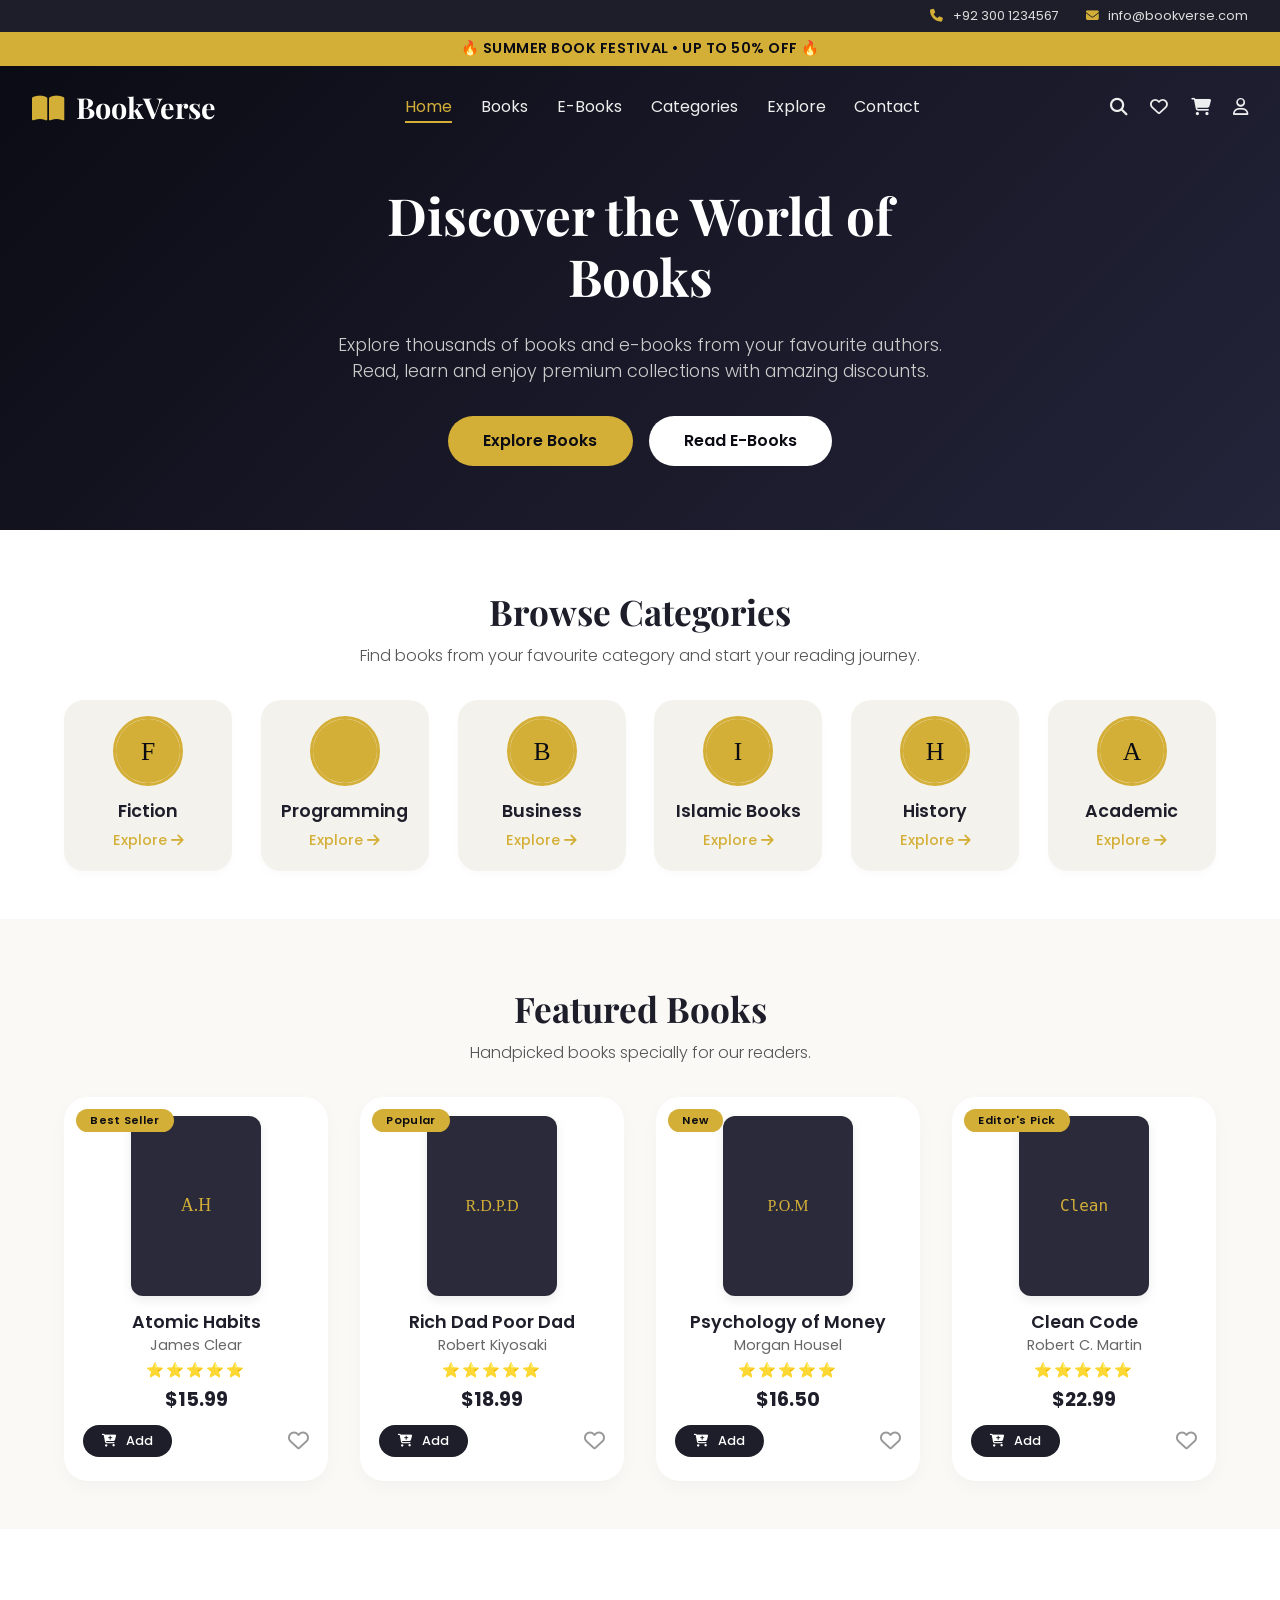
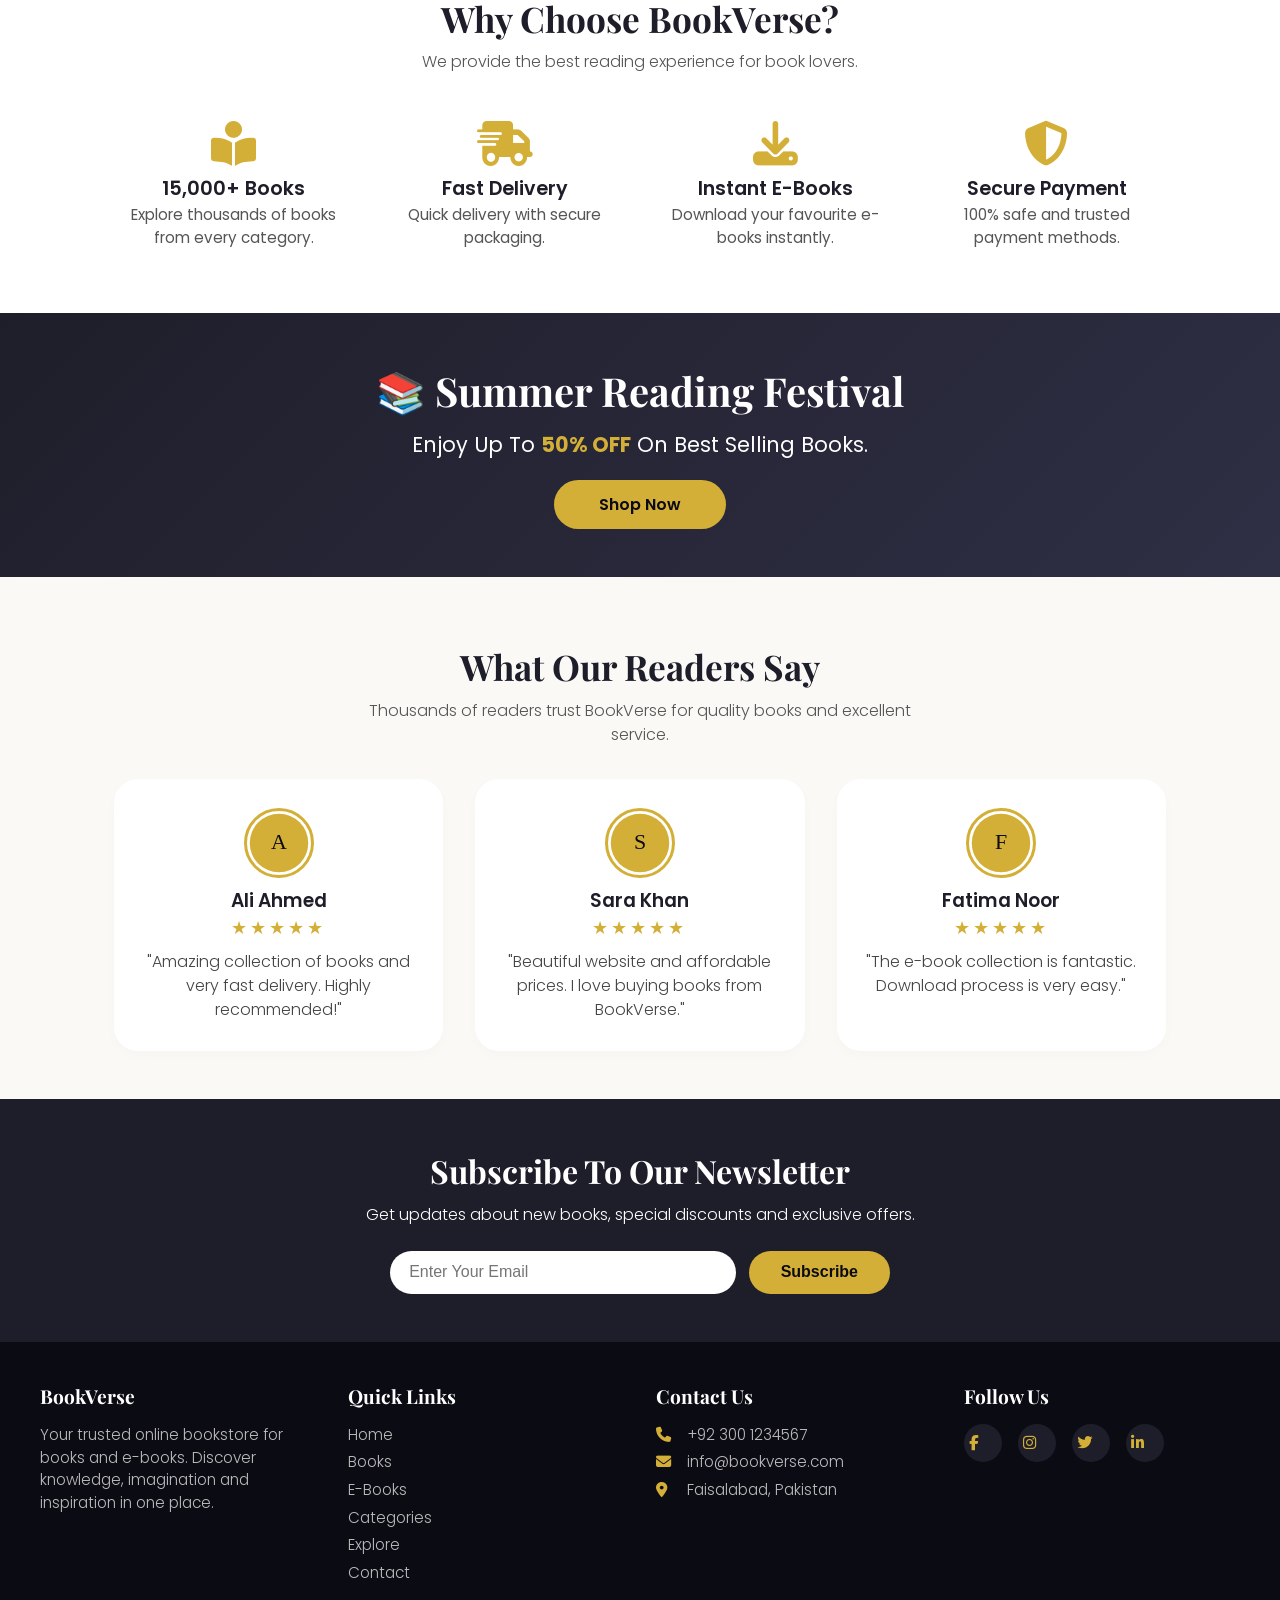
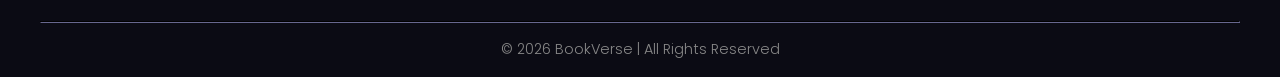
<file: index.html>
<!DOCTYPE html>
<html lang="en">
<head>
    <meta charset="UTF-8">
    <meta name="viewport" content="width=device-width, initial-scale=1.0, maximum-scale=1.0, user-scalable=yes">
    <title>BookVerse | Home</title>
    <link href="https://fonts.googleapis.com/css2?family=Poppins:wght@300;400;500;600;700&family=Playfair+Display:wght@600;700&display=swap" rel="stylesheet">
    <link rel="stylesheet" href="https://cdnjs.cloudflare.com/ajax/libs/font-awesome/6.7.2/css/all.min.css">
    <style>
        /* ----- RESET & BASE ----- */
        * {
            margin: 0;
            padding: 0;
            box-sizing: border-box;
        }
        body {
            font-family: 'Poppins', sans-serif;
            background: #faf9f6;
            color: #1e1e2a;
            line-height: 1.5;
        }
        a {
            text-decoration: none;
            color: inherit;
        }
        img {
            max-width: 100%;
            display: block;
        }
        .section-title {
            text-align: center;
            padding: 2rem 1rem 0.5rem;
        }
        .section-title h2 {
            font-family: 'Playfair Display', serif;
            font-size: 2.2rem;
            color: #1e1e2a;
            margin-bottom: 0.3rem;
        }
        .section-title p {
            color: #555;
            font-weight: 300;
            max-width: 600px;
            margin: 0 auto;
        }

        /* ----- TOP HEADER (hidden on mobile) ----- */
        .top-header {
            background: #1e1e2a;
            color: #ddd;
            padding: 0.4rem 2rem;
            font-size: 0.8rem;
            display: flex;
            justify-content: flex-end;
        }
        .top-header .contact-info span {
            margin-left: 1.5rem;
        }
        .top-header i {
            margin-right: 0.4rem;
            color: #d4af37;
        }

        /* ----- HERO / NAV ----- */
        .hero {
            background: linear-gradient(135deg, #0b0b14 0%, #24243a 100%);
            color: #fff;
            padding: 0 0 3rem;
            position: relative;
        }
        .sale-banner {
            background: #d4af37;
            color: #0b0b14;
            text-align: center;
            font-weight: 600;
            font-size: 0.9rem;
            padding: 0.4rem;
            letter-spacing: 0.5px;
        }
        nav {
            display: flex;
            align-items: center;
            justify-content: space-between;
            flex-wrap: wrap;
            padding: 1.2rem 2rem 0.5rem;
            max-width: 1300px;
            margin: 0 auto;
            position: relative;
        }
        .logo {
            font-family: 'Playfair Display', serif;
            font-size: 1.8rem;
            font-weight: 700;
            color: #fff;
        }
        .logo i {
            color: #d4af37;
            margin-right: 0.3rem;
        }
        .nav-toggle {
            background: transparent;
            border: 2px solid #d4af37;
            color: #d4af37;
            font-size: 1.5rem;
            padding: 0.3rem 0.8rem;
            border-radius: 6px;
            cursor: pointer;
            display: none; /* hidden on desktop */
        }
        .menu {
            display: flex;
            list-style: none;
            gap: 1.8rem;
            font-weight: 400;
            font-size: 1rem;
            align-items: center;
        }
        .menu a {
            color: #eee;
            transition: 0.2s;
            padding: 0.2rem 0;
            border-bottom: 2px solid transparent;
        }
        .menu a:hover,
        .menu a.active {
            color: #d4af37;
            border-bottom-color: #d4af37;
        }
        .icons {
            display: flex;
            gap: 1.4rem;
            color: #eee;
            font-size: 1.1rem;
        }
        .icons i {
            cursor: default;
            transition: 0.2s;
        }
        .icons i:hover {
            color: #d4af37;
        }

        /* hero content */
        .hero-content {
            max-width: 700px;
            padding: 3rem 2rem 1rem;
            margin: 0 auto;
            text-align: center;
        }
        .hero-content h1 {
            font-family: 'Playfair Display', serif;
            font-size: 3.2rem;
            font-weight: 700;
            line-height: 1.2;
        }
        .hero-content p {
            font-weight: 300;
            color: #ccc;
            margin: 1.5rem 0 2rem;
            font-size: 1.1rem;
        }
        .hero-buttons {
            display: flex;
            flex-wrap: wrap;
            justify-content: center;
            gap: 1rem;
        }
        .btn {
            display: inline-block;
            padding: 0.8rem 2.2rem;
            border-radius: 50px;
            font-weight: 600;
            transition: 0.3s;
            font-size: 1rem;
        }
        .btn.gold {
            background: #d4af37;
            color: #0b0b14;
        }
        .btn.gold:hover {
            background: #c5a12e;
            transform: scale(1.02);
        }
        .btn.white {
            background: #fff;
            color: #0b0b14;
        }
        .btn.white:hover {
            background: #e6e6e6;
            transform: scale(1.02);
        }

        /* ----- CATEGORIES ----- */
        .categories {
            padding: 1.5rem 0 3rem;
            background: #fff;
        }
        .category-grid {
            display: grid;
            grid-template-columns: repeat(auto-fit, minmax(150px, 1fr));
            gap: 1.8rem;
            max-width: 1200px;
            margin: 1.5rem auto 0;
            padding: 0 1.5rem;
        }
        .category-card {
            background: #f4f2ed;
            border-radius: 20px;
            padding: 1rem 0.5rem 1.2rem;
            text-align: center;
            transition: 0.3s;
            box-shadow: 0 4px 8px rgba(0,0,0,0.02);
        }
        .category-card:hover {
            transform: translateY(-6px);
            box-shadow: 0 12px 24px rgba(0,0,0,0.06);
        }
        .category-card img {
            width: 70px;
            height: 70px;
            border-radius: 50%;
            object-fit: cover;
            margin: 0 auto 0.8rem;
            border: 3px solid #d4af37;
        }
        .category-card h3 {
            font-size: 1.1rem;
            font-weight: 600;
            margin-bottom: 0.2rem;
        }
        .category-card a {
            color: #d4af37;
            font-weight: 500;
            font-size: 0.9rem;
        }
        .category-card a i {
            transition: 0.2s;
        }
        .category-card a:hover i {
            transform: translateX(5px);
        }

        /* ----- FEATURED BOOKS ----- */
        .featured-books {
            padding: 2rem 0 3rem;
            background: #faf9f6;
        }
        .books-grid {
            display: grid;
            grid-template-columns: repeat(auto-fit, minmax(220px, 1fr));
            gap: 2rem;
            max-width: 1200px;
            margin: 1.5rem auto 0;
            padding: 0 1.5rem;
        }
        .book-card {
            background: #fff;
            border-radius: 24px;
            padding: 1.2rem 1rem 1.5rem;
            box-shadow: 0 6px 18px rgba(0,0,0,0.03);
            transition: 0.25s;
            position: relative;
            text-align: center;
        }
        .book-card:hover {
            transform: translateY(-6px);
            box-shadow: 0 16px 32px rgba(0,0,0,0.06);
        }
        .badge {
            position: absolute;
            top: 12px;
            left: 12px;
            background: #d4af37;
            color: #0b0b14;
            font-size: 0.7rem;
            font-weight: 600;
            padding: 0.2rem 0.9rem;
            border-radius: 30px;
            letter-spacing: 0.3px;
        }
        .book-card img {
            width: 130px;
            height: 180px;
            object-fit: cover;
            margin: 0 auto 0.8rem;
            border-radius: 12px;
            box-shadow: 0 4px 12px rgba(0,0,0,0.08);
        }
        .book-info h3 {
            font-size: 1.1rem;
            font-weight: 600;
        }
        .book-info p {
            color: #666;
            font-size: 0.9rem;
        }
        .rating {
            color: #d4af37;
            font-size: 0.9rem;
            letter-spacing: 2px;
            margin: 0.2rem 0;
        }
        .book-info h4 {
            font-size: 1.2rem;
            color: #1e1e2a;
            margin: 0.3rem 0;
        }
        .book-buttons {
            display: flex;
            align-items: center;
            justify-content: space-between;
            margin-top: 0.6rem;
            padding: 0 0.2rem;
        }
        .book-buttons a {
            background: #1e1e2a;
            color: #fff;
            padding: 0.4rem 1.2rem;
            border-radius: 40px;
            font-size: 0.8rem;
            font-weight: 500;
            transition: 0.2s;
        }
        .book-buttons a i {
            margin-right: 0.4rem;
        }
        .book-buttons a:hover {
            background: #d4af37;
            color: #0b0b14;
        }
        .book-buttons i.fa-heart {
            font-size: 1.3rem;
            color: #999;
            cursor: default;
            transition: 0.2s;
        }
        .book-buttons i.fa-heart:hover {
            color: #d43f37;
        }

        /* ----- WHY US ----- */
        .why-us {
            background: #fff;
            padding: 2rem 0 3rem;
        }
        .why-grid {
            display: grid;
            grid-template-columns: repeat(auto-fit, minmax(180px, 1fr));
            gap: 2rem;
            max-width: 1100px;
            margin: 1.5rem auto 0;
            padding: 0 1.5rem;
        }
        .why-box {
            text-align: center;
            padding: 1rem;
        }
        .why-box i {
            font-size: 2.8rem;
            color: #d4af37;
            margin-bottom: 0.5rem;
        }
        .why-box h3 {
            font-weight: 600;
            font-size: 1.2rem;
        }
        .why-box p {
            color: #555;
            font-size: 0.95rem;
        }

        /* ----- OFFER BANNER ----- */
        .offer-banner {
            background: linear-gradient(135deg, #1e1e2a, #2f2f45);
            color: #fff;
            padding: 3rem 1.5rem;
            text-align: center;
        }
        .offer-content h2 {
            font-family: 'Playfair Display', serif;
            font-size: 2.5rem;
        }
        .offer-content p {
            font-size: 1.3rem;
            margin: 0.5rem 0 1.2rem;
        }
        .offer-content p span {
            color: #d4af37;
            font-weight: 700;
        }
        .offer-btn {
            background: #d4af37;
            color: #0b0b14;
            padding: 0.8rem 2.8rem;
            border-radius: 50px;
            font-weight: 600;
            display: inline-block;
            transition: 0.3s;
        }
        .offer-btn:hover {
            background: #c5a12e;
            transform: scale(1.02);
        }

        /* ----- REVIEWS ----- */
        .reviews {
            background: #faf9f6;
            padding: 2rem 0 3rem;
        }
        .review-grid {
            display: grid;
            grid-template-columns: repeat(auto-fit, minmax(230px, 1fr));
            gap: 2rem;
            max-width: 1100px;
            margin: 1.5rem auto 0;
            padding: 0 1.5rem;
        }
        .review-card {
            background: #fff;
            border-radius: 24px;
            padding: 1.8rem 1.5rem;
            text-align: center;
            box-shadow: 0 4px 12px rgba(0,0,0,0.02);
        }
        .review-card img {
            width: 70px;
            height: 70px;
            border-radius: 50%;
            object-fit: cover;
            margin: 0 auto 0.6rem;
            border: 3px solid #d4af37;
        }
        .review-card h3 {
            font-weight: 600;
        }
        .review-card .stars {
            color: #d4af37;
            letter-spacing: 3px;
            font-size: 1.1rem;
        }
        .review-card p {
            color: #444;
            font-weight: 300;
            margin-top: 0.5rem;
        }

        /* ----- NEWSLETTER ----- */
        .newsletter {
            background: #1e1e2a;
            color: #fff;
            padding: 3rem 1.5rem;
            text-align: center;
        }
        .newsletter-content h2 {
            font-family: 'Playfair Display', serif;
            font-size: 2rem;
        }
        .newsletter-content p {
            margin: 0.5rem 0 1.5rem;
            font-weight: 300;
        }
        #newsletterForm {
            display: flex;
            flex-wrap: wrap;
            justify-content: center;
            gap: 0.8rem;
            max-width: 500px;
            margin: 0 auto;
        }
        #newsletterForm input {
            flex: 1 1 200px;
            padding: 0.8rem 1.2rem;
            border-radius: 60px;
            border: none;
            font-size: 1rem;
            outline: 2px solid transparent;
            transition: 0.2s;
        }
        #newsletterForm input:focus {
            outline: 2px solid #d4af37;
        }
        #newsletterForm button {
            background: #d4af37;
            color: #0b0b14;
            border: none;
            padding: 0.8rem 2rem;
            border-radius: 60px;
            font-weight: 600;
            font-size: 1rem;
            cursor: pointer;
            transition: 0.2s;
        }
        #newsletterForm button:hover {
            background: #c5a12e;
        }

        /* ----- FOOTER ----- */
        .footer {
            background: #0b0b14;
            color: #ccc;
            padding: 2.5rem 1.5rem 1rem;
        }
        .footer-container {
            display: grid;
            grid-template-columns: repeat(auto-fit, minmax(180px, 1fr));
            gap: 2rem;
            max-width: 1200px;
            margin: 0 auto;
        }
        .footer-box h3 {
            font-family: 'Playfair Display', serif;
            color: #fff;
            margin-bottom: 0.8rem;
            font-size: 1.2rem;
        }
        .footer-box p,
        .footer-box a {
            font-weight: 300;
            font-size: 0.95rem;
            display: block;
            margin-bottom: 0.3rem;
            color: #bbb;
        }
        .footer-box a:hover {
            color: #d4af37;
        }
        .footer-box i {
            margin-right: 0.5rem;
            color: #d4af37;
            width: 1.2rem;
        }
        .social-icons {
            display: flex;
            gap: 1rem;
            margin-top: 0.6rem;
        }
        .social-icons a {
            background: #1e1e2a;
            color: #ddd;
            width: 38px;
            height: 38px;
            border-radius: 50%;
            display: flex;
            align-items: center;
            justify-content: center;
            transition: 0.2s;
        }
        .social-icons a:hover {
            background: #d4af37;
            color: #0b0b14;
        }
        .footer hr {
            border-color: #2a2a3a;
            margin: 2rem 0 1rem;
            max-width: 1200px;
            margin-left: auto;
            margin-right: auto;
        }
        .copyright {
            text-align: center;
            font-weight: 300;
            font-size: 0.9rem;
            color: #888;
        }

        /* ----- MOBILE RESPONSIVE (≤ 768px) ----- */
        @media screen and (max-width: 768px) {
            .top-header {
                display: none;
            }
            .nav-toggle {
                display: block; /* show hamburger */
                order: 2;
            }
            .logo {
                order: 1;
                flex: 1;
            }
            .icons {
                order: 3;
                gap: 0.8rem;
                font-size: 1rem;
            }
            .menu {
                display: none; /* hidden by default */
                flex-direction: column;
                width: 100%;
                order: 4;
                background: #0b0b14;
                padding: 1.2rem 0;
                margin-top: 0.8rem;
                border-radius: 20px;
                gap: 0.6rem;
                align-items: center;
            }
            .menu.open {
                display: flex;
            }
            .menu a {
                font-size: 1rem;
                padding: 0.4rem 0;
                width: 100%;
                text-align: center;
                border-bottom: none;
            }
            .menu a.active {
                color: #d4af37;
                border-bottom: 2px solid #d4af37;
            }

            .hero-content h1 {
                font-size: 2.4rem;
            }
            .hero-content p {
                font-size: 1rem;
            }
            .btn {
                padding: 0.6rem 1.8rem;
                font-size: 0.9rem;
            }
            .section-title h2 {
                font-size: 1.8rem;
            }
            .category-grid {
                grid-template-columns: repeat(2, 1fr);
                gap: 1rem;
            }
            .books-grid {
                grid-template-columns: repeat(auto-fit, minmax(160px, 1fr));
                gap: 1.2rem;
            }
            .book-card img {
                width: 100px;
                height: 140px;
            }
            .offer-content h2 {
                font-size: 2rem;
            }
            .offer-content p {
                font-size: 1.1rem;
            }
            .footer-container {
                grid-template-columns: 1fr 1fr;
            }
        }

        @media screen and (max-width: 480px) {
            nav {
                padding: 0.8rem 1rem;
            }
            .logo {
                font-size: 1.5rem;
            }
            .icons {
                gap: 0.6rem;
                font-size: 0.9rem;
            }
            .hero-content {
                padding: 2rem 1rem 0.5rem;
            }
            .hero-content h1 {
                font-size: 2rem;
            }
            .category-grid {
                grid-template-columns: 1fr 1fr;
                gap: 0.8rem;
                padding: 0 1rem;
            }
            .category-card img {
                width: 60px;
                height: 60px;
            }
            .books-grid {
                grid-template-columns: 1fr 1fr;
                gap: 0.8rem;
                padding: 0 1rem;
            }
            .book-card {
                padding: 0.8rem 0.5rem 1rem;
            }
            .book-card img {
                width: 85px;
                height: 120px;
            }
            .book-buttons a {
                padding: 0.3rem 0.8rem;
                font-size: 0.7rem;
            }
            .book-buttons i.fa-heart {
                font-size: 1rem;
            }
            .footer-container {
                grid-template-columns: 1fr;
                text-align: center;
            }
            .social-icons {
                justify-content: center;
            }
            .offer-content h2 {
                font-size: 1.7rem;
            }
            .review-grid {
                grid-template-columns: 1fr;
            }
            #newsletterForm input {
                flex: 1 1 140px;
            }
        }
    </style>
</head>
<body>
    <!-- TOP HEADER -->
    <div class="top-header">
        <div class="contact-info">
            <span><i class="fa-solid fa-phone"></i> +92 300 1234567</span>
            <span><i class="fa-solid fa-envelope"></i> info@bookverse.com</span>
        </div>
    </div>

    <!-- HERO SECTION -->
    <section class="hero">
        <div class="sale-banner">🔥 SUMMER BOOK FESTIVAL • UP TO 50% OFF 🔥</div>
        <nav>
            <div class="logo"><i class="fa-solid fa-book-open"></i> BookVerse</div>
            <button type="button" class="nav-toggle" aria-label="Toggle navigation" id="navToggle">
                <i class="fa-solid fa-bars"></i>
            </button>
            <ul class="menu" id="menuList">
                <li><a href="#" class="active">Home</a></li>
                <li><a href="#">Books</a></li>
                <li><a href="#">E-Books</a></li>
                <li><a href="#">Categories</a></li>
                <li><a href="#">Explore</a></li>
                <li><a href="#">Contact</a></li>
            </ul>
            <div class="icons">
                <i class="fa-solid fa-magnifying-glass"></i>
                <i class="fa-regular fa-heart"></i>
                <i class="fa-solid fa-cart-shopping"></i>
                <i class="fa-regular fa-user"></i>
            </div>
        </nav>
        <div class="hero-content">
            <h1>Discover the World of Books</h1>
            <p>Explore thousands of books and e-books from your favourite authors. Read, learn and enjoy premium collections with amazing discounts.</p>
            <div class="hero-buttons">
                <a href="#" class="btn gold">Explore Books</a>
                <a href="#" class="btn white">Read E-Books</a>
            </div>
        </div>
    </section>

    <!-- CATEGORIES -->
    <section class="categories">
        <div class="section-title">
            <h2>Browse Categories</h2>
            <p>Find books from your favourite category and start your reading journey.</p>
        </div>
        <div class="category-grid">
            <div class="category-card">
                <img src="data:image/svg+xml,%3Csvg xmlns='http://www.w3.org/2000/svg' width='70' height='70' viewBox='0 0 70 70'%3E%3Crect width='70' height='70' fill='%23d4af37'/%3E%3Ctext x='35' y='45' font-size='28' text-anchor='middle' fill='%230b0b14' font-family='serif'%3EF%3C/text%3E%3C/svg%3E" alt="Fiction">
                <h3>Fiction</h3>
                <a href="#">Explore <i class="fa-solid fa-arrow-right"></i></a>
            </div>
            <div class="category-card">
                <img src="data:image/svg+xml,%3Csvg xmlns='http://www.w3.org/2000/svg' width='70' height='70' viewBox='0 0 70 70'%3E%3Crect width='70' height='70' fill='%23d4af37'/%3E%3Ctext x='35' y='45' font-size='28' text-anchor='middle' fill='%230b0b14' font-family='monospace'%3E%3C/text%3E%3C/svg%3E" alt="Programming">
                <h3>Programming</h3>
                <a href="#">Explore <i class="fa-solid fa-arrow-right"></i></a>
            </div>
            <div class="category-card">
                <img src="data:image/svg+xml,%3Csvg xmlns='http://www.w3.org/2000/svg' width='70' height='70' viewBox='0 0 70 70'%3E%3Crect width='70' height='70' fill='%23d4af37'/%3E%3Ctext x='35' y='45' font-size='28' text-anchor='middle' fill='%230b0b14' font-family='serif'%3EB%3C/text%3E%3C/svg%3E" alt="Business">
                <h3>Business</h3>
                <a href="#">Explore <i class="fa-solid fa-arrow-right"></i></a>
            </div>
            <div class="category-card">
                <img src="data:image/svg+xml,%3Csvg xmlns='http://www.w3.org/2000/svg' width='70' height='70' viewBox='0 0 70 70'%3E%3Crect width='70' height='70' fill='%23d4af37'/%3E%3Ctext x='35' y='45' font-size='28' text-anchor='middle' fill='%230b0b14' font-family='serif'%3EI%3C/text%3E%3C/svg%3E" alt="Islamic">
                <h3>Islamic Books</h3>
                <a href="#">Explore <i class="fa-solid fa-arrow-right"></i></a>
            </div>
            <div class="category-card">
                <img src="data:image/svg+xml,%3Csvg xmlns='http://www.w3.org/2000/svg' width='70' height='70' viewBox='0 0 70 70'%3E%3Crect width='70' height='70' fill='%23d4af37'/%3E%3Ctext x='35' y='45' font-size='28' text-anchor='middle' fill='%230b0b14' font-family='serif'%3EH%3C/text%3E%3C/svg%3E" alt="History">
                <h3>History</h3>
                <a href="#">Explore <i class="fa-solid fa-arrow-right"></i></a>
            </div>
            <div class="category-card">
                <img src="data:image/svg+xml,%3Csvg xmlns='http://www.w3.org/2000/svg' width='70' height='70' viewBox='0 0 70 70'%3E%3Crect width='70' height='70' fill='%23d4af37'/%3E%3Ctext x='35' y='45' font-size='28' text-anchor='middle' fill='%230b0b14' font-family='serif'%3EA%3C/text%3E%3C/svg%3E" alt="Academic">
                <h3>Academic</h3>
                <a href="#">Explore <i class="fa-solid fa-arrow-right"></i></a>
            </div>
        </div>
    </section>

    <!-- FEATURED BOOKS -->
    <section class="featured-books">
        <div class="section-title">
            <h2>Featured Books</h2>
            <p>Handpicked books specially for our readers.</p>
        </div>
        <div class="books-grid">
            <div class="book-card">
                <span class="badge">Best Seller</span>
                <img src="data:image/svg+xml,%3Csvg xmlns='http://www.w3.org/2000/svg' width='130' height='180' viewBox='0 0 130 180'%3E%3Crect width='130' height='180' fill='%232a2a3a'/%3E%3Ctext x='65' y='95' font-size='18' text-anchor='middle' fill='%23d4af37' font-family='serif'%3EA.H%3C/text%3E%3C/svg%3E" alt="Atomic Habits">
                <div class="book-info">
                    <h3>Atomic Habits</h3>
                    <p>James Clear</p>
                    <div class="rating">⭐⭐⭐⭐⭐</div>
                    <h4>$15.99</h4>
                    <div class="book-buttons">
                        <a href="#"><i class="fa-solid fa-cart-plus"></i> Add</a>
                        <i class="fa-regular fa-heart"></i>
                    </div>
                </div>
            </div>
            <div class="book-card">
                <span class="badge">Popular</span>
                <img src="data:image/svg+xml,%3Csvg xmlns='http://www.w3.org/2000/svg' width='130' height='180' viewBox='0 0 130 180'%3E%3Crect width='130' height='180' fill='%232a2a3a'/%3E%3Ctext x='65' y='95' font-size='16' text-anchor='middle' fill='%23d4af37' font-family='serif'%3ER.D.P.D%3C/text%3E%3C/svg%3E" alt="Rich Dad Poor Dad">
                <div class="book-info">
                    <h3>Rich Dad Poor Dad</h3>
                    <p>Robert Kiyosaki</p>
                    <div class="rating">⭐⭐⭐⭐⭐</div>
                    <h4>$18.99</h4>
                    <div class="book-buttons">
                        <a href="#"><i class="fa-solid fa-cart-plus"></i> Add</a>
                        <i class="fa-regular fa-heart"></i>
                    </div>
                </div>
            </div>
            <div class="book-card">
                <span class="badge">New</span>
                <img src="data:image/svg+xml,%3Csvg xmlns='http://www.w3.org/2000/svg' width='130' height='180' viewBox='0 0 130 180'%3E%3Crect width='130' height='180' fill='%232a2a3a'/%3E%3Ctext x='65' y='95' font-size='16' text-anchor='middle' fill='%23d4af37' font-family='serif'%3EP.O.M%3C/text%3E%3C/svg%3E" alt="Psychology of Money">
                <div class="book-info">
                    <h3>Psychology of Money</h3>
                    <p>Morgan Housel</p>
                    <div class="rating">⭐⭐⭐⭐⭐</div>
                    <h4>$16.50</h4>
                    <div class="book-buttons">
                        <a href="#"><i class="fa-solid fa-cart-plus"></i> Add</a>
                        <i class="fa-regular fa-heart"></i>
                    </div>
                </div>
            </div>
            <div class="book-card">
                <span class="badge">Editor's Pick</span>
                <img src="data:image/svg+xml,%3Csvg xmlns='http://www.w3.org/2000/svg' width='130' height='180' viewBox='0 0 130 180'%3E%3Crect width='130' height='180' fill='%232a2a3a'/%3E%3Ctext x='65' y='95' font-size='16' text-anchor='middle' fill='%23d4af37' font-family='monospace'%3EClean%3C/text%3E%3C/svg%3E" alt="Clean Code">
                <div class="book-info">
                    <h3>Clean Code</h3>
                    <p>Robert C. Martin</p>
                    <div class="rating">⭐⭐⭐⭐⭐</div>
                    <h4>$22.99</h4>
                    <div class="book-buttons">
                        <a href="#"><i class="fa-solid fa-cart-plus"></i> Add</a>
                        <i class="fa-regular fa-heart"></i>
                    </div>
                </div>
            </div>
        </div>
    </section>

    <!-- WHY US -->
    <section class="why-us">
        <div class="section-title">
            <h2>Why Choose BookVerse?</h2>
            <p>We provide the best reading experience for book lovers.</p>
        </div>
        <div class="why-grid">
            <div class="why-box">
                <i class="fa-solid fa-book-open-reader"></i>
                <h3>15,000+ Books</h3>
                <p>Explore thousands of books from every category.</p>
            </div>
            <div class="why-box">
                <i class="fa-solid fa-truck-fast"></i>
                <h3>Fast Delivery</h3>
                <p>Quick delivery with secure packaging.</p>
            </div>
            <div class="why-box">
                <i class="fa-solid fa-download"></i>
                <h3>Instant E-Books</h3>
                <p>Download your favourite e-books instantly.</p>
            </div>
            <div class="why-box">
                <i class="fa-solid fa-shield-halved"></i>
                <h3>Secure Payment</h3>
                <p>100% safe and trusted payment methods.</p>
            </div>
        </div>
    </section>

    <!-- OFFER BANNER -->
    <section class="offer-banner">
        <div class="offer-content">
            <h2>📚 Summer Reading Festival</h2>
            <p>Enjoy Up To <span>50% OFF</span> On Best Selling Books.</p>
            <a href="#" class="offer-btn">Shop Now</a>
        </div>
    </section>

    <!-- REVIEWS -->
    <section class="reviews">
        <div class="section-title">
            <h2>What Our Readers Say</h2>
            <p>Thousands of readers trust BookVerse for quality books and excellent service.</p>
        </div>
        <div class="review-grid">
            <div class="review-card">
                <img src="data:image/svg+xml,%3Csvg xmlns='http://www.w3.org/2000/svg' width='70' height='70' viewBox='0 0 70 70'%3E%3Ccircle cx='35' cy='35' r='32' fill='%23d4af37'/%3E%3Ctext x='35' y='42' font-size='24' text-anchor='middle' fill='%230b0b14'%3EA%3C/text%3E%3C/svg%3E" alt="Ali Ahmed">
                <h3>Ali Ahmed</h3>
                <div class="stars">★★★★★</div>
                <p>"Amazing collection of books and very fast delivery. Highly recommended!"</p>
            </div>
            <div class="review-card">
                <img src="data:image/svg+xml,%3Csvg xmlns='http://www.w3.org/2000/svg' width='70' height='70' viewBox='0 0 70 70'%3E%3Ccircle cx='35' cy='35' r='32' fill='%23d4af37'/%3E%3Ctext x='35' y='42' font-size='24' text-anchor='middle' fill='%230b0b14'%3ES%3C/text%3E%3C/svg%3E" alt="Sara Khan">
                <h3>Sara Khan</h3>
                <div class="stars">★★★★★</div>
                <p>"Beautiful website and affordable prices. I love buying books from BookVerse."</p>
            </div>
            <div class="review-card">
                <img src="data:image/svg+xml,%3Csvg xmlns='http://www.w3.org/2000/svg' width='70' height='70' viewBox='0 0 70 70'%3E%3Ccircle cx='35' cy='35' r='32' fill='%23d4af37'/%3E%3Ctext x='35' y='42' font-size='24' text-anchor='middle' fill='%230b0b14'%3EF%3C/text%3E%3C/svg%3E" alt="Fatima Noor">
                <h3>Fatima Noor</h3>
                <div class="stars">★★★★★</div>
                <p>"The e-book collection is fantastic. Download process is very easy."</p>
            </div>
        </div>
    </section>

    <!-- NEWSLETTER -->
    <section class="newsletter">
        <div class="newsletter-content">
            <h2>Subscribe To Our Newsletter</h2>
            <p>Get updates about new books, special discounts and exclusive offers.</p>
            <form id="newsletterForm">
                <input type="email" id="newsletterEmail" placeholder="Enter Your Email" required>
                <button type="submit">Subscribe</button>
            </form>
        </div>
    </section>

    <!-- FOOTER -->
    <footer class="footer">
        <div class="footer-container">
            <div class="footer-box">
                <h3>BookVerse</h3>
                <p>Your trusted online bookstore for books and e-books. Discover knowledge, imagination and inspiration in one place.</p>
            </div>
            <div class="footer-box">
                <h3>Quick Links</h3>
                <a href="#">Home</a>
                <a href="#">Books</a>
                <a href="#">E-Books</a>
                <a href="#">Categories</a>
                <a href="#">Explore</a>
                <a href="#">Contact</a>
            </div>
            <div class="footer-box">
                <h3>Contact Us</h3>
                <p><i class="fa-solid fa-phone"></i> +92 300 1234567</p>
                <p><i class="fa-solid fa-envelope"></i> info@bookverse.com</p>
                <p><i class="fa-solid fa-location-dot"></i> Faisalabad, Pakistan</p>
            </div>
            <div class="footer-box">
                <h3>Follow Us</h3>
                <div class="social-icons">
                    <a href="#"><i class="fab fa-facebook-f"></i></a>
                    <a href="#"><i class="fab fa-instagram"></i></a>
                    <a href="#"><i class="fab fa-twitter"></i></a>
                    <a href="#"><i class="fab fa-linkedin-in"></i></a>
                </div>
            </div>
        </div>
        <hr>
        <p class="copyright">© 2026 BookVerse | All Rights Reserved</p>
    </footer>

    <script>
        (function() {
            // Mobile nav toggle
            const toggle = document.getElementById('navToggle');
            const menu = document.getElementById('menuList');

            if (toggle && menu) {
                toggle.addEventListener('click', function(e) {
                    e.stopPropagation();
                    menu.classList.toggle('open');
                    // change icon
                    const icon = toggle.querySelector('i');
                    if (menu.classList.contains('open')) {
                        icon.className = 'fa-solid fa-xmark';
                    } else {
                        icon.className = 'fa-solid fa-bars';
                    }
                });

                // Close menu when clicking a link (optional)
                const links = menu.querySelectorAll('a');
                links.forEach(link => {
                    link.addEventListener('click', function() {
                        menu.classList.remove('open');
                        const icon = toggle.querySelector('i');
                        if (icon) icon.className = 'fa-solid fa-bars';
                    });
                });

                // Close menu when clicking outside (optional)
                document.addEventListener('click', function(e) {
                    if (!menu.contains(e.target) && !toggle.contains(e.target)) {
                        menu.classList.remove('open');
                        const icon = toggle.querySelector('i');
                        if (icon) icon.className = 'fa-solid fa-bars';
                    }
                });
            }

            // Newsletter form (prevent default)
            const form = document.getElementById('newsletterForm');
            if (form) {
                form.addEventListener('submit', function(e) {
                    e.preventDefault();
                    const emailInput = document.getElementById('newsletterEmail');
                    if (emailInput && emailInput.value.trim() !== '') {
                        alert('Thank you for subscribing, ' + emailInput.value.trim() + '!');
                        emailInput.value = '';
                    } else {
                        alert('Please enter a valid email address.');
                    }
                });
            }

            // All nav links are functional (they show alert to simulate navigation)
            // but we keep them as # so they don't reload. 
            // Adding a small enhancement: any link with href="#" will show a friendly message.
            const allLinks = document.querySelectorAll('a[href="#"]');
            allLinks.forEach(link => {
                link.addEventListener('click', function(e) {
                    e.preventDefault();
                    // Only show for main nav links and footer links, not for book buttons
                    if (this.closest('.menu') || this.closest('.footer-box') || this.classList.contains('btn') || this.classList.contains('offer-btn')) {
                        alert('Navigation to "' + this.textContent.trim() + '" page (simulated)');
                    }
                });
            });
        })();
    </script>
</body>
</html>
</file>
